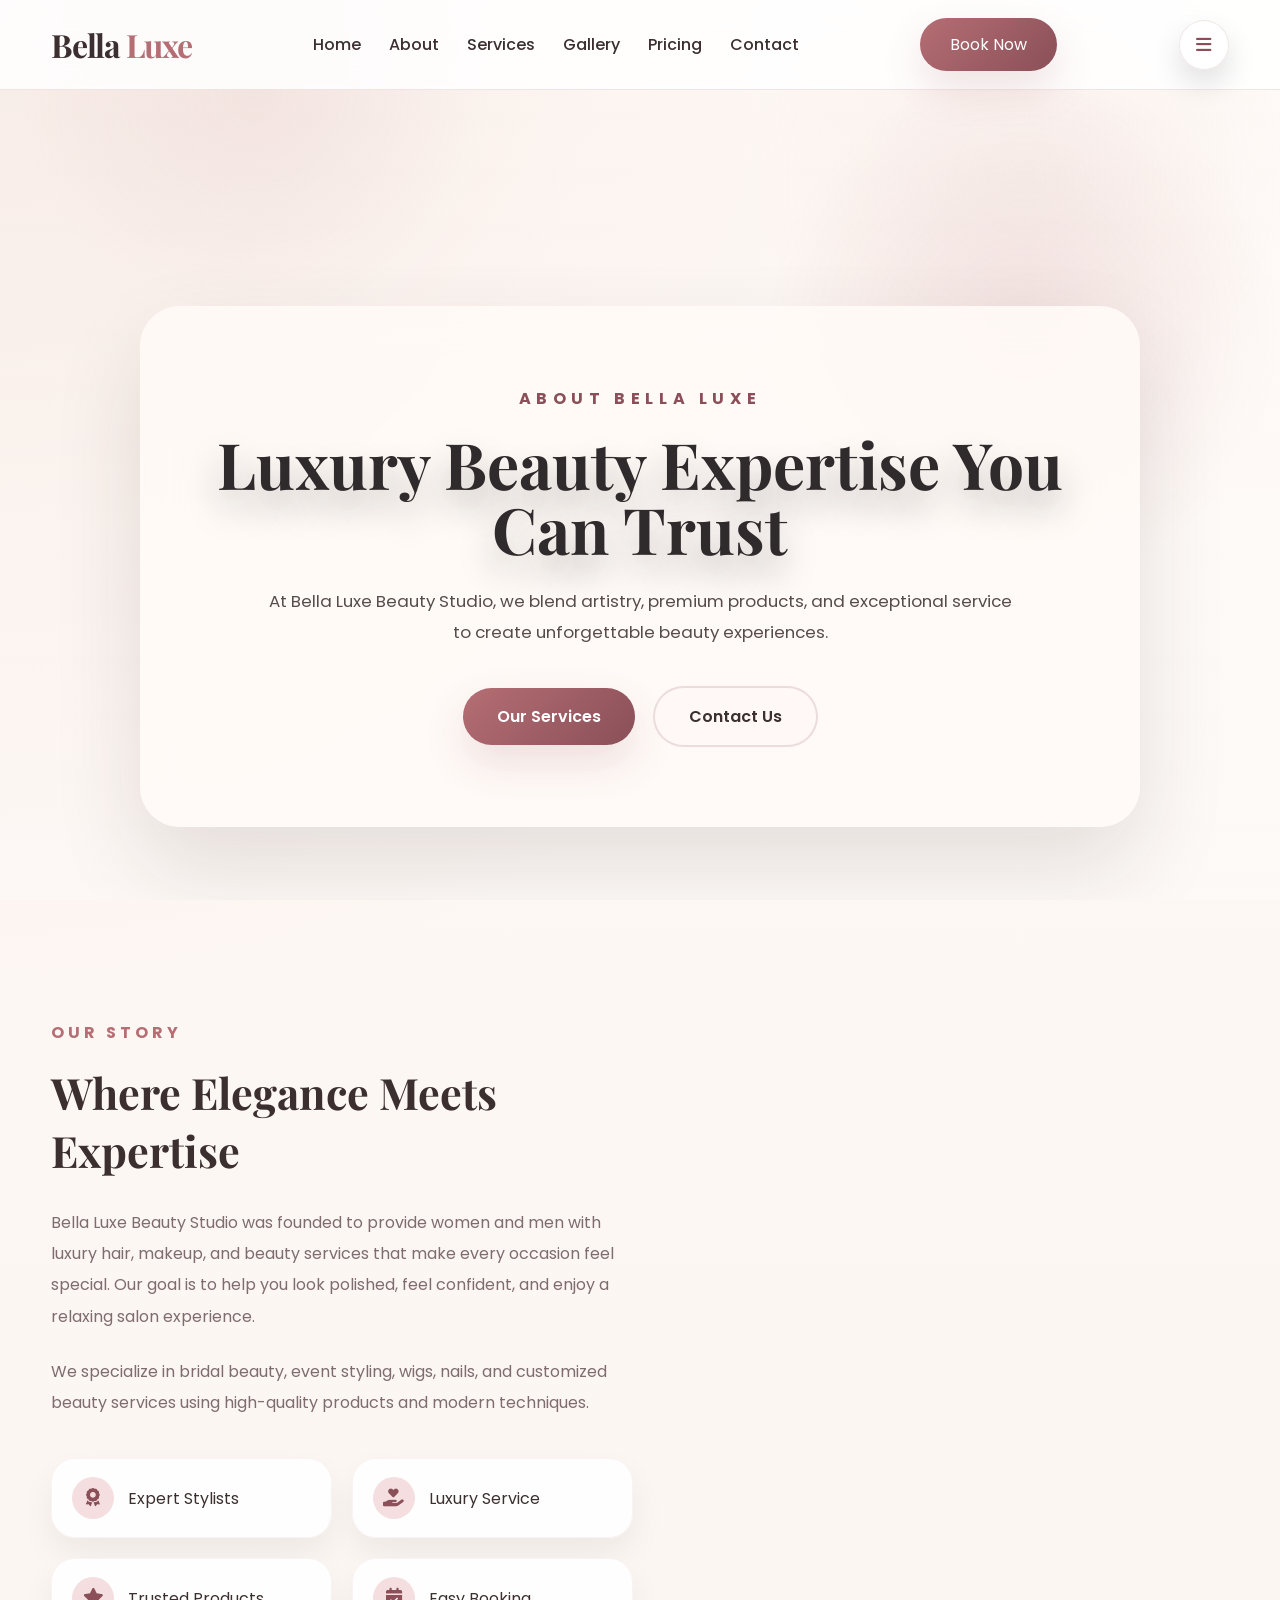
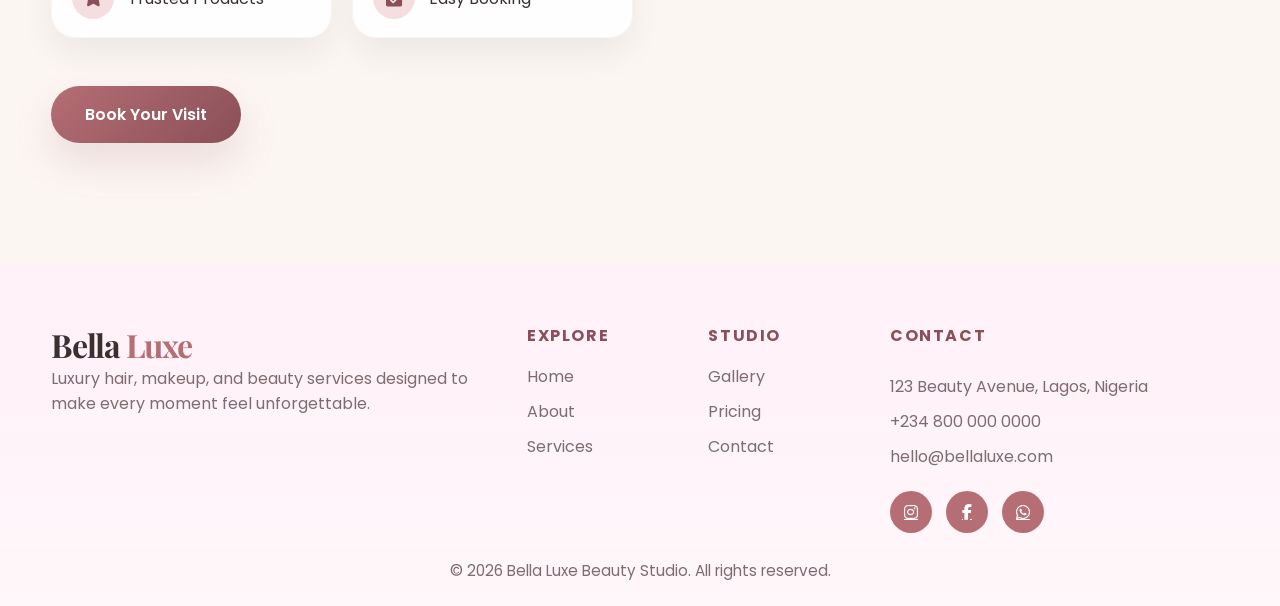
<file: about.html>
<!DOCTYPE html>
<html lang="en">
<head>
    <meta charset="UTF-8">
    <meta name="viewport" content="width=device-width, initial-scale=1.0">
    <title>About | Bella Luxe Beauty Salon</title>
    <link rel="preconnect" href="https://fonts.googleapis.com">
    <link rel="preconnect" href="https://fonts.gstatic.com" crossorigin>
    <link href="https://fonts.googleapis.com/css2?family=Playfair+Display:wght@600;700&family=Poppins:wght@300;400;500;600&display=swap" rel="stylesheet">
    <link rel="stylesheet" href="css/style.css">
    <link rel="stylesheet" href="https://cdnjs.cloudflare.com/ajax/libs/font-awesome/6.7.2/css/all.min.css">
</head>
<body>
<header>
<nav class="navbar">
    <div class="logo">Bella <span>Luxe</span></div>
    <ul class="nav-links">
        <li><a href="index.html">Home</a></li>
        <li><a href="about.html">About</a></li>
        <li><a href="services.html">Services</a></li>
        <li><a href="gallery.html">Gallery</a></li>
        <li><a href="pricing.html">Pricing</a></li>
        <li><a href="contact.html">Contact</a></li>
    </ul>
    <a href="contact.html" class="book-btn">Book Now</a>
</nav>
</header>
<section class="hero">
    <div class="overlay"></div>
    <div class="hero-content">
        <h3>About Bella Luxe</h3>
        <h1>Luxury Beauty Expertise You Can Trust</h1>
        <p>At Bella Luxe Beauty Studio, we blend artistry, premium products, and exceptional service to create unforgettable beauty experiences.</p>
        <div class="hero-buttons">
            <a href="services.html" class="btn">Our Services</a>
            <a href="contact.html" class="btn-outline">Contact Us</a>
        </div>
    </div>
</section>
<section class="about">
    <div class="about-content">
        <h4>OUR STORY</h4>
        <h2>Where Elegance Meets Expertise</h2>
        <p>Bella Luxe Beauty Studio was founded to provide women and men with luxury hair, makeup, and beauty services that make every occasion feel special. Our goal is to help you look polished, feel confident, and enjoy a relaxing salon experience.</p>
        <p>We specialize in bridal beauty, event styling, wigs, nails, and customized beauty services using high-quality products and modern techniques.</p>
        <div class="about-features">
            <div class="feature"><i class="fa-solid fa-award"></i><span>Expert Stylists</span></div>
            <div class="feature"><i class="fa-solid fa-hand-holding-heart"></i><span>Luxury Service</span></div>
            <div class="feature"><i class="fa-solid fa-star"></i><span>Trusted Products</span></div>
            <div class="feature"><i class="fa-solid fa-calendar-check"></i><span>Easy Booking</span></div>
        </div>
        <a href="contact.html" class="btn">Book Your Visit</a>
    </div>
</section>
<footer class="footer">
    <div class="footer-container">
        <div class="footer-brand">
            <div class="logo">Bella <span>Luxe</span></div>
            <p>Luxury hair, makeup, and beauty services designed to make every moment feel unforgettable.</p>
        </div>
        <div class="footer-links">
            <div>
                <h4>Explore</h4>
                <a href="index.html">Home</a>
                <a href="about.html">About</a>
                <a href="services.html">Services</a>
            </div>
            <div>
                <h4>Studio</h4>
                <a href="gallery.html">Gallery</a>
                <a href="pricing.html">Pricing</a>
                <a href="contact.html">Contact</a>
            </div>
        </div>
        <div class="footer-contact">
            <h4>Contact</h4>
            <p>123 Beauty Avenue, Lagos, Nigeria</p>
            <p>+234 800 000 0000</p>
            <p>hello@bellaluxe.com</p>
            <div class="social-icons">
                <a href="#" aria-label="Instagram"><i class="fa-brands fa-instagram"></i></a>
                <a href="#" aria-label="Facebook"><i class="fa-brands fa-facebook-f"></i></a>
                <a href="#" aria-label="WhatsApp"><i class="fa-brands fa-whatsapp"></i></a>
            </div>
        </div>
    </div>
    <p class="footer-copy">© 2026 Bella Luxe Beauty Studio. All rights reserved.</p>
</footer>
<script src="js/script.js"></script>
</body>
</html>
</file>
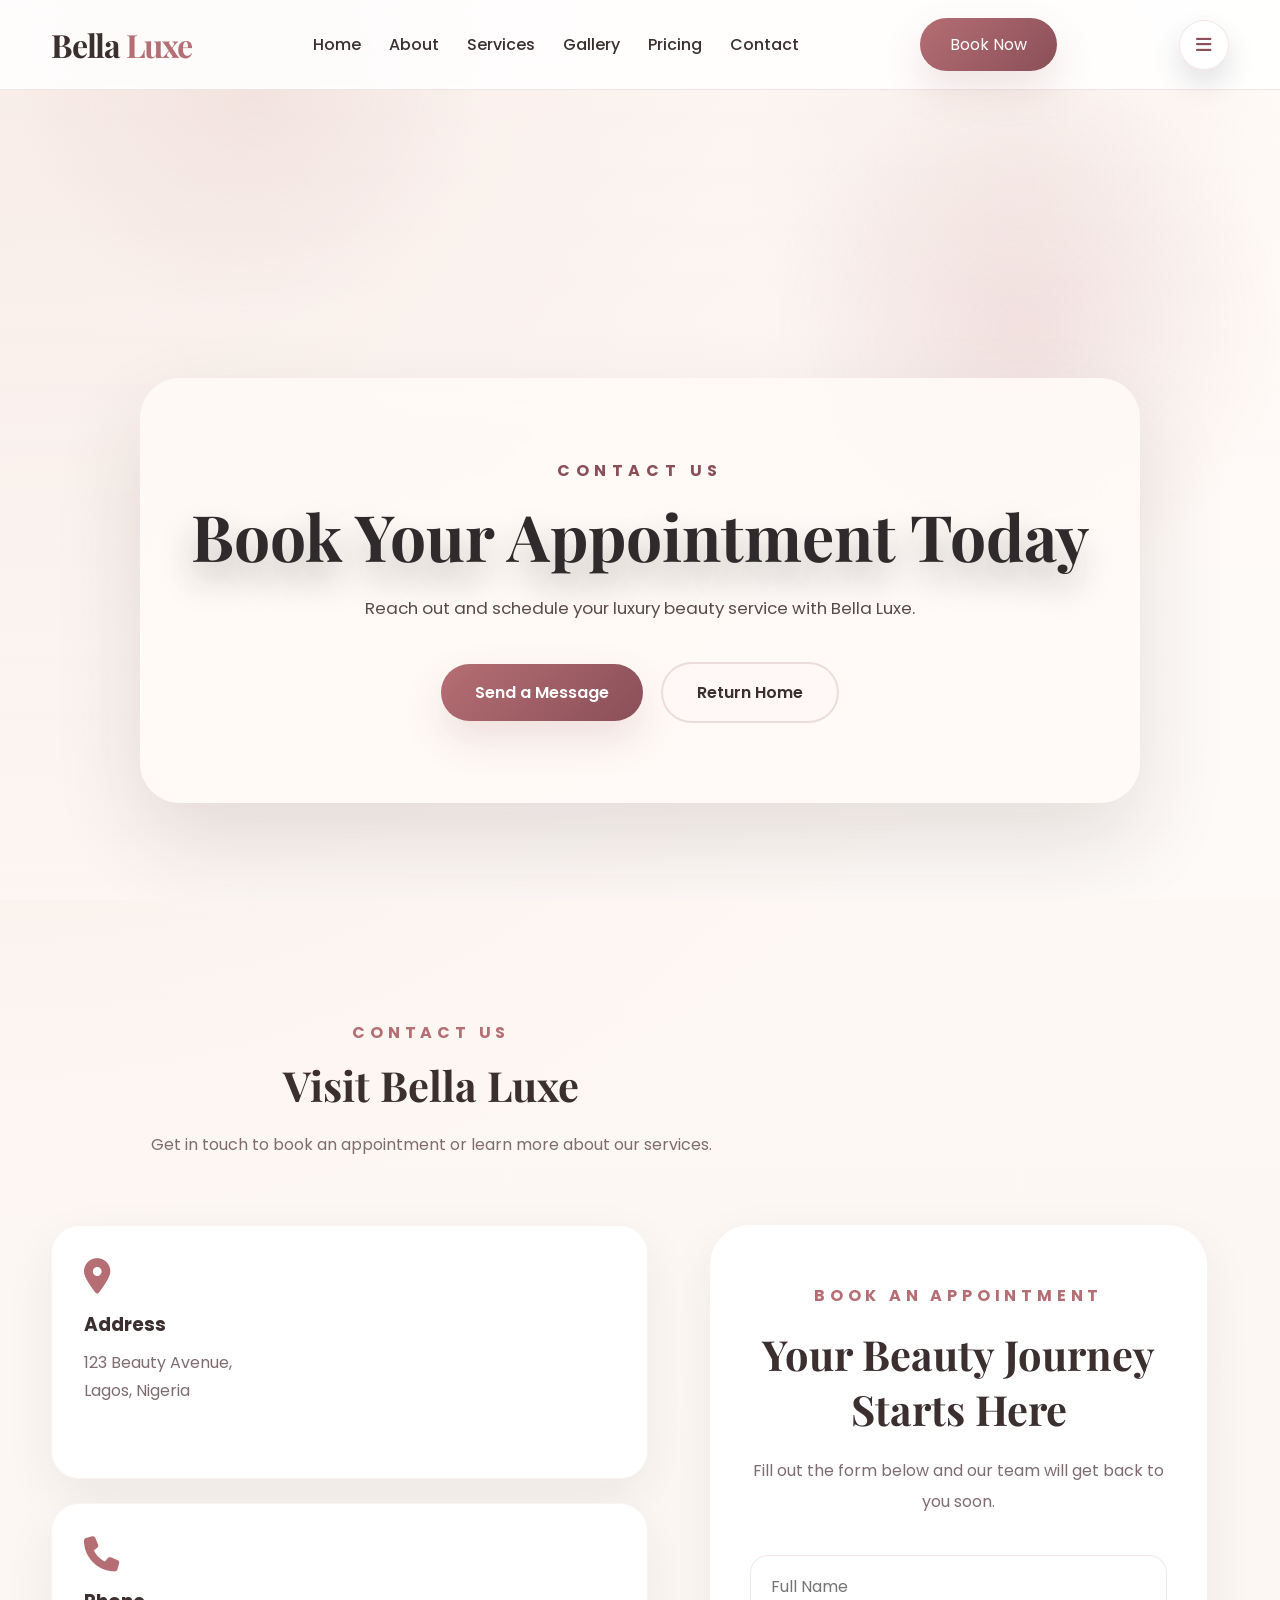
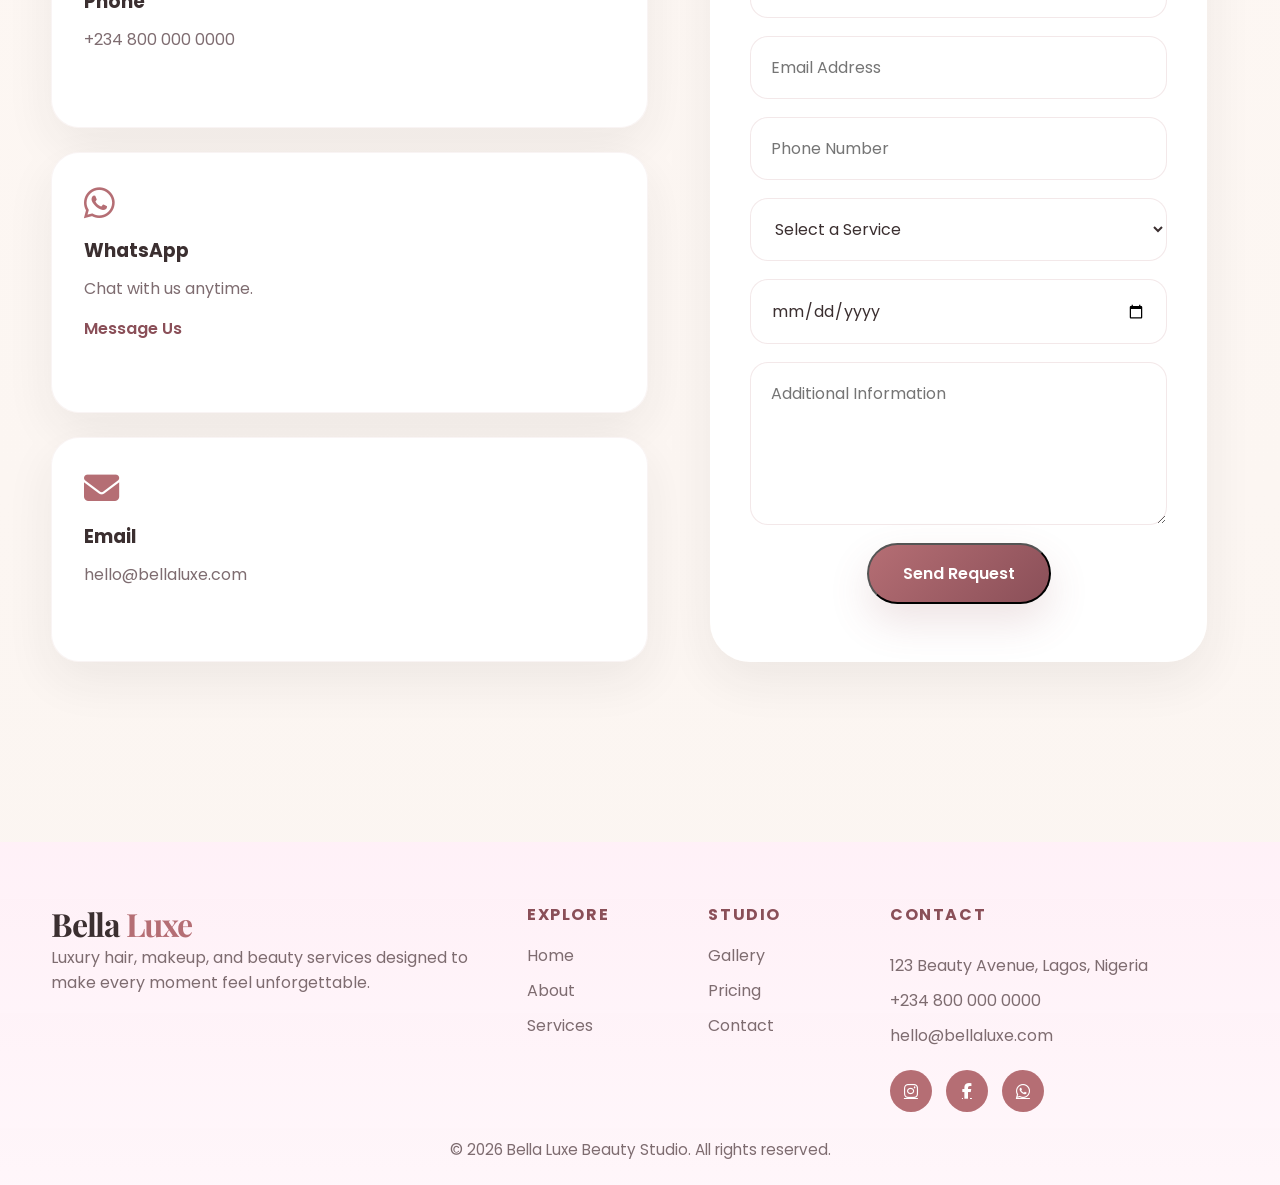
<file: contact.html>
<!DOCTYPE html>
<html lang="en">
<head>
    <meta charset="UTF-8">
    <meta name="viewport" content="width=device-width, initial-scale=1.0">
    <title>Contact | Bella Luxe Beauty Salon</title>
    <link rel="preconnect" href="https://fonts.googleapis.com">
    <link rel="preconnect" href="https://fonts.gstatic.com" crossorigin>
    <link href="https://fonts.googleapis.com/css2?family=Playfair+Display:wght@600;700&family=Poppins:wght@300;400;500;600&display=swap" rel="stylesheet">
    <link rel="stylesheet" href="css/style.css">
    <link rel="stylesheet" href="https://cdnjs.cloudflare.com/ajax/libs/font-awesome/6.7.2/css/all.min.css">
</head>
<body>
<header>
<nav class="navbar">
    <div class="logo">Bella <span>Luxe</span></div>
    <ul class="nav-links">
        <li><a href="index.html">Home</a></li>
        <li><a href="about.html">About</a></li>
        <li><a href="services.html">Services</a></li>
        <li><a href="gallery.html">Gallery</a></li>
        <li><a href="pricing.html">Pricing</a></li>
        <li><a href="contact.html">Contact</a></li>
    </ul>
    <a href="contact.html" class="book-btn">Book Now</a>
</nav>
</header>
<section class="hero">
    <div class="overlay"></div>
    <div class="hero-content">
        <h3>Contact Us</h3>
        <h1>Book Your Appointment Today</h1>
        <p>Reach out and schedule your luxury beauty service with Bella Luxe.</p>
        <div class="hero-buttons">
            <a href="#contact" class="btn">Send a Message</a>
            <a href="index.html" class="btn-outline">Return Home</a>
        </div>
    </div>
</section>
<section class="contact" id="contact">
    <div class="section-title">
        <h4>CONTACT US</h4>
        <h2>Visit Bella Luxe</h2>
        <p>Get in touch to book an appointment or learn more about our services.</p>
    </div>
    <div class="contact-container">
        <div class="contact-info">
            <div class="contact-card"><i class="fa-solid fa-location-dot"></i><h3>Address</h3><p>123 Beauty Avenue,<br>Lagos, Nigeria</p></div>
            <div class="contact-card"><i class="fa-solid fa-phone"></i><h3>Phone</h3><p>+234 800 000 0000</p></div>
            <div class="contact-card"><i class="fa-brands fa-whatsapp"></i><h3>WhatsApp</h3><p>Chat with us anytime.</p><a href="#">Message Us</a></div>
            <div class="contact-card"><i class="fa-solid fa-envelope"></i><h3>Email</h3><p>hello@bellaluxe.com</p></div>
        </div>
        <div class="booking-content">
            <h4>BOOK AN APPOINTMENT</h4>
            <h2>Your Beauty Journey Starts Here</h2>
            <p>Fill out the form below and our team will get back to you soon.</p>
            <form class="booking-form">
                <input type="text" placeholder="Full Name" required>
                <input type="email" placeholder="Email Address" required>
                <input type="tel" placeholder="Phone Number" required>
                <select required>
                    <option value="">Select a Service</option>
                    <option>Hair Styling</option>
                    <option>Professional Makeup</option>
                    <option>Bridal Package</option>
                    <option>Wig Installation</option>
                    <option>Nails & Pedicure</option>
                </select>
                <input type="date" required>
                <textarea rows="5" placeholder="Additional Information"></textarea>
                <button type="submit" class="btn">Send Request</button>
            </form>
        </div>
    </div>
</section>
<footer class="footer">
    <div class="footer-container">
        <div class="footer-brand">
            <div class="logo">Bella <span>Luxe</span></div>
            <p>Luxury hair, makeup, and beauty services designed to make every moment feel unforgettable.</p>
        </div>
        <div class="footer-links">
            <div>
                <h4>Explore</h4>
                <a href="index.html">Home</a>
                <a href="about.html">About</a>
                <a href="services.html">Services</a>
            </div>
            <div>
                <h4>Studio</h4>
                <a href="gallery.html">Gallery</a>
                <a href="pricing.html">Pricing</a>
                <a href="contact.html">Contact</a>
            </div>
        </div>
        <div class="footer-contact">
            <h4>Contact</h4>
            <p>123 Beauty Avenue, Lagos, Nigeria</p>
            <p>+234 800 000 0000</p>
            <p>hello@bellaluxe.com</p>
            <div class="social-icons">
                <a href="#" aria-label="Instagram"><i class="fa-brands fa-instagram"></i></a>
                <a href="#" aria-label="Facebook"><i class="fa-brands fa-facebook-f"></i></a>
                <a href="#" aria-label="WhatsApp"><i class="fa-brands fa-whatsapp"></i></a>
            </div>
        </div>
    </div>
    <p class="footer-copy">© 2026 Bella Luxe Beauty Studio. All rights reserved.</p>
</footer>
<script src="js/script.js"></script>
</body>
</html>
</file>
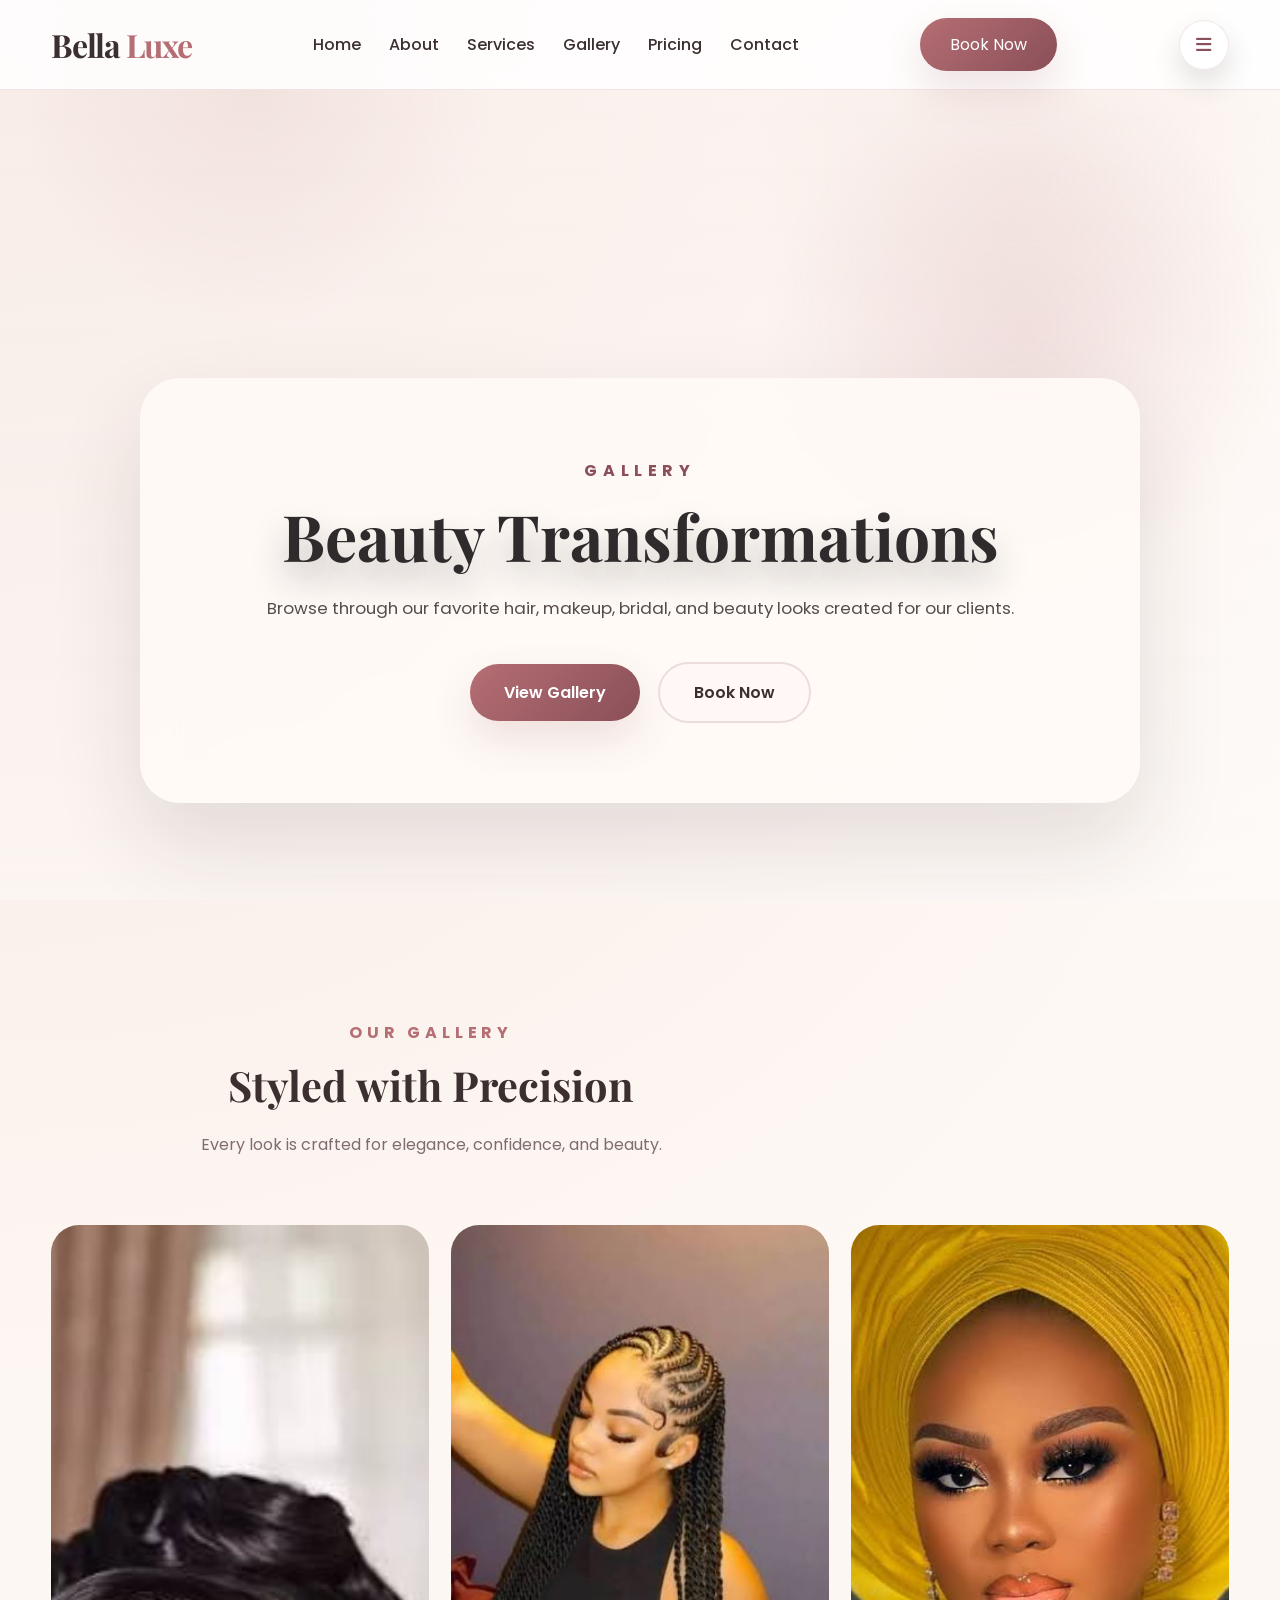
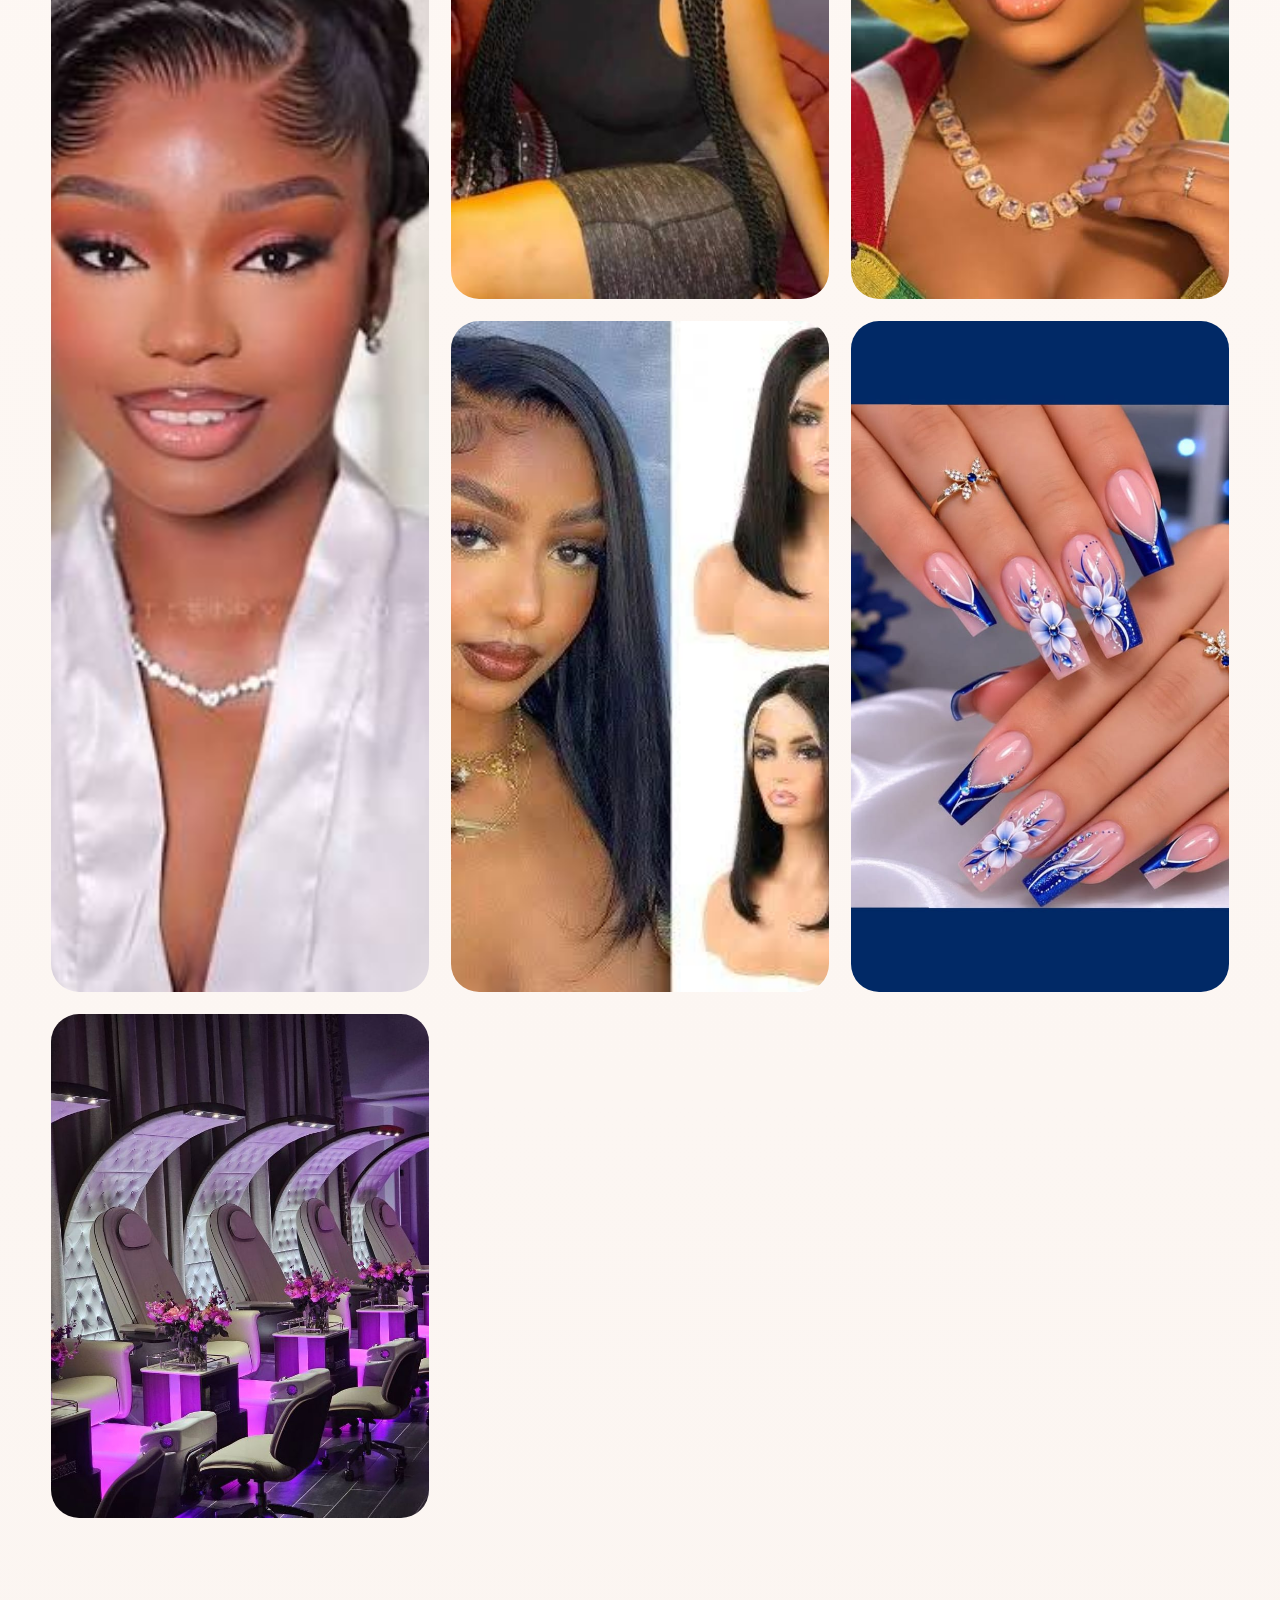
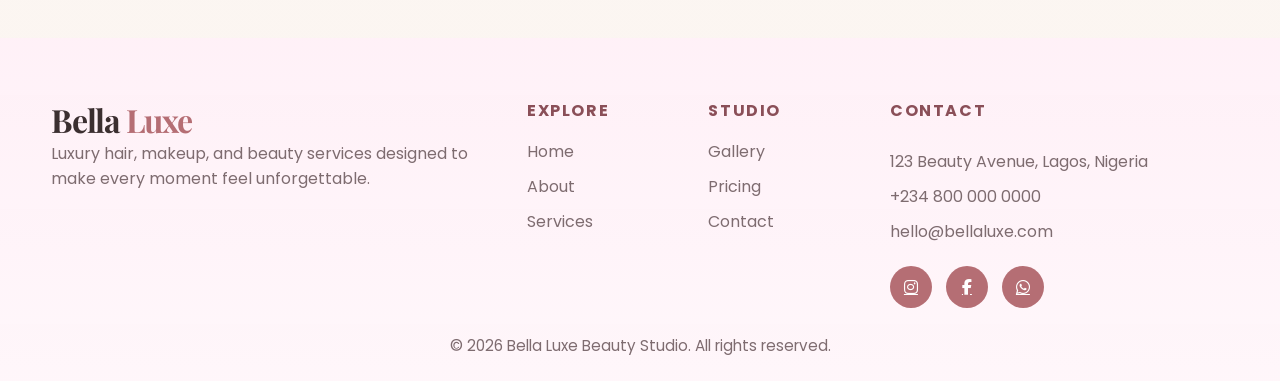
<file: gallery.html>
<!DOCTYPE html>
<html lang="en">
<head>
    <meta charset="UTF-8">
    <meta name="viewport" content="width=device-width, initial-scale=1.0">
    <title>Gallery | Bella Luxe Beauty Salon</title>
    <link rel="preconnect" href="https://fonts.googleapis.com">
    <link rel="preconnect" href="https://fonts.gstatic.com" crossorigin>
    <link href="https://fonts.googleapis.com/css2?family=Playfair+Display:wght@600;700&family=Poppins:wght@300;400;500;600&display=swap" rel="stylesheet">
    <link rel="stylesheet" href="css/style.css">
    <link rel="stylesheet" href="https://cdnjs.cloudflare.com/ajax/libs/font-awesome/6.7.2/css/all.min.css">
</head>
<body>
<header>
<nav class="navbar">
    <div class="logo">Bella <span>Luxe</span></div>
    <ul class="nav-links">
        <li><a href="index.html">Home</a></li>
        <li><a href="about.html">About</a></li>
        <li><a href="services.html">Services</a></li>
        <li><a href="gallery.html">Gallery</a></li>
        <li><a href="pricing.html">Pricing</a></li>
        <li><a href="contact.html">Contact</a></li>
    </ul>
    <a href="contact.html" class="book-btn">Book Now</a>
</nav>
</header>
<section class="hero">
    <div class="overlay"></div>
    <div class="hero-content">
        <h3>Gallery</h3>
        <h1>Beauty Transformations</h1>
        <p>Browse through our favorite hair, makeup, bridal, and beauty looks created for our clients.</p>
        <div class="hero-buttons">
            <a href="#gallery" class="btn">View Gallery</a>
            <a href="contact.html" class="btn-outline">Book Now</a>
        </div>
    </div>
</section>
<section class="gallery" id="gallery">
    <div class="section-title">
        <h4>OUR GALLERY</h4>
        <h2>Styled with Precision</h2>
        <p>Every look is crafted for elegance, confidence, and beauty.</p>
    </div>
    <div class="gallery-grid">
        <div class="gallery-item large"><img src="images/bridal makeup.jpg" alt="Bridal Makeup"><div class="gallery-overlay"><h3>Bridal Glam</h3></div></div>
        <div class="gallery-item"><img src="images/hair style.jpg" alt="Hair Styling"><div class="gallery-overlay"><h3>Luxury Hair</h3></div></div>
        <div class="gallery-item"><img src="images/bridal makeup 2.jpg" alt="Makeup Artist"><div class="gallery-overlay"><h3>Soft Glam</h3></div></div>
        <div class="gallery-item"><img src="images/wig.jpg" alt="Wig Styling"><div class="gallery-overlay"><h3>Wig Installation</h3></div></div>
        <div class="gallery-item"><img src="images/download (4).jpg" alt="Nail Art"><div class="gallery-overlay"><h3>Nail Art</h3></div></div>
        <div class="gallery-item large"><img src="images/Zuluxury Spa in Mission, TX 💜✨️.jpg" alt="Beauty Studio"><div class="gallery-overlay"><h3>Luxury Experience</h3></div></div>
    </div>
</section>
<footer class="footer">
    <div class="footer-container">
        <div class="footer-brand">
            <div class="logo">Bella <span>Luxe</span></div>
            <p>Luxury hair, makeup, and beauty services designed to make every moment feel unforgettable.</p>
        </div>
        <div class="footer-links">
            <div>
                <h4>Explore</h4>
                <a href="index.html">Home</a>
                <a href="about.html">About</a>
                <a href="services.html">Services</a>
            </div>
            <div>
                <h4>Studio</h4>
                <a href="gallery.html">Gallery</a>
                <a href="pricing.html">Pricing</a>
                <a href="contact.html">Contact</a>
            </div>
        </div>
        <div class="footer-contact">
            <h4>Contact</h4>
            <p>123 Beauty Avenue, Lagos, Nigeria</p>
            <p>+234 800 000 0000</p>
            <p>hello@bellaluxe.com</p>
            <div class="social-icons">
                <a href="#" aria-label="Instagram"><i class="fa-brands fa-instagram"></i></a>
                <a href="#" aria-label="Facebook"><i class="fa-brands fa-facebook-f"></i></a>
                <a href="#" aria-label="WhatsApp"><i class="fa-brands fa-whatsapp"></i></a>
            </div>
        </div>
    </div>
    <p class="footer-copy">© 2026 Bella Luxe Beauty Studio. All rights reserved.</p>
</footer>
<script src="js/script.js"></script>
</body>
</html>
</file>
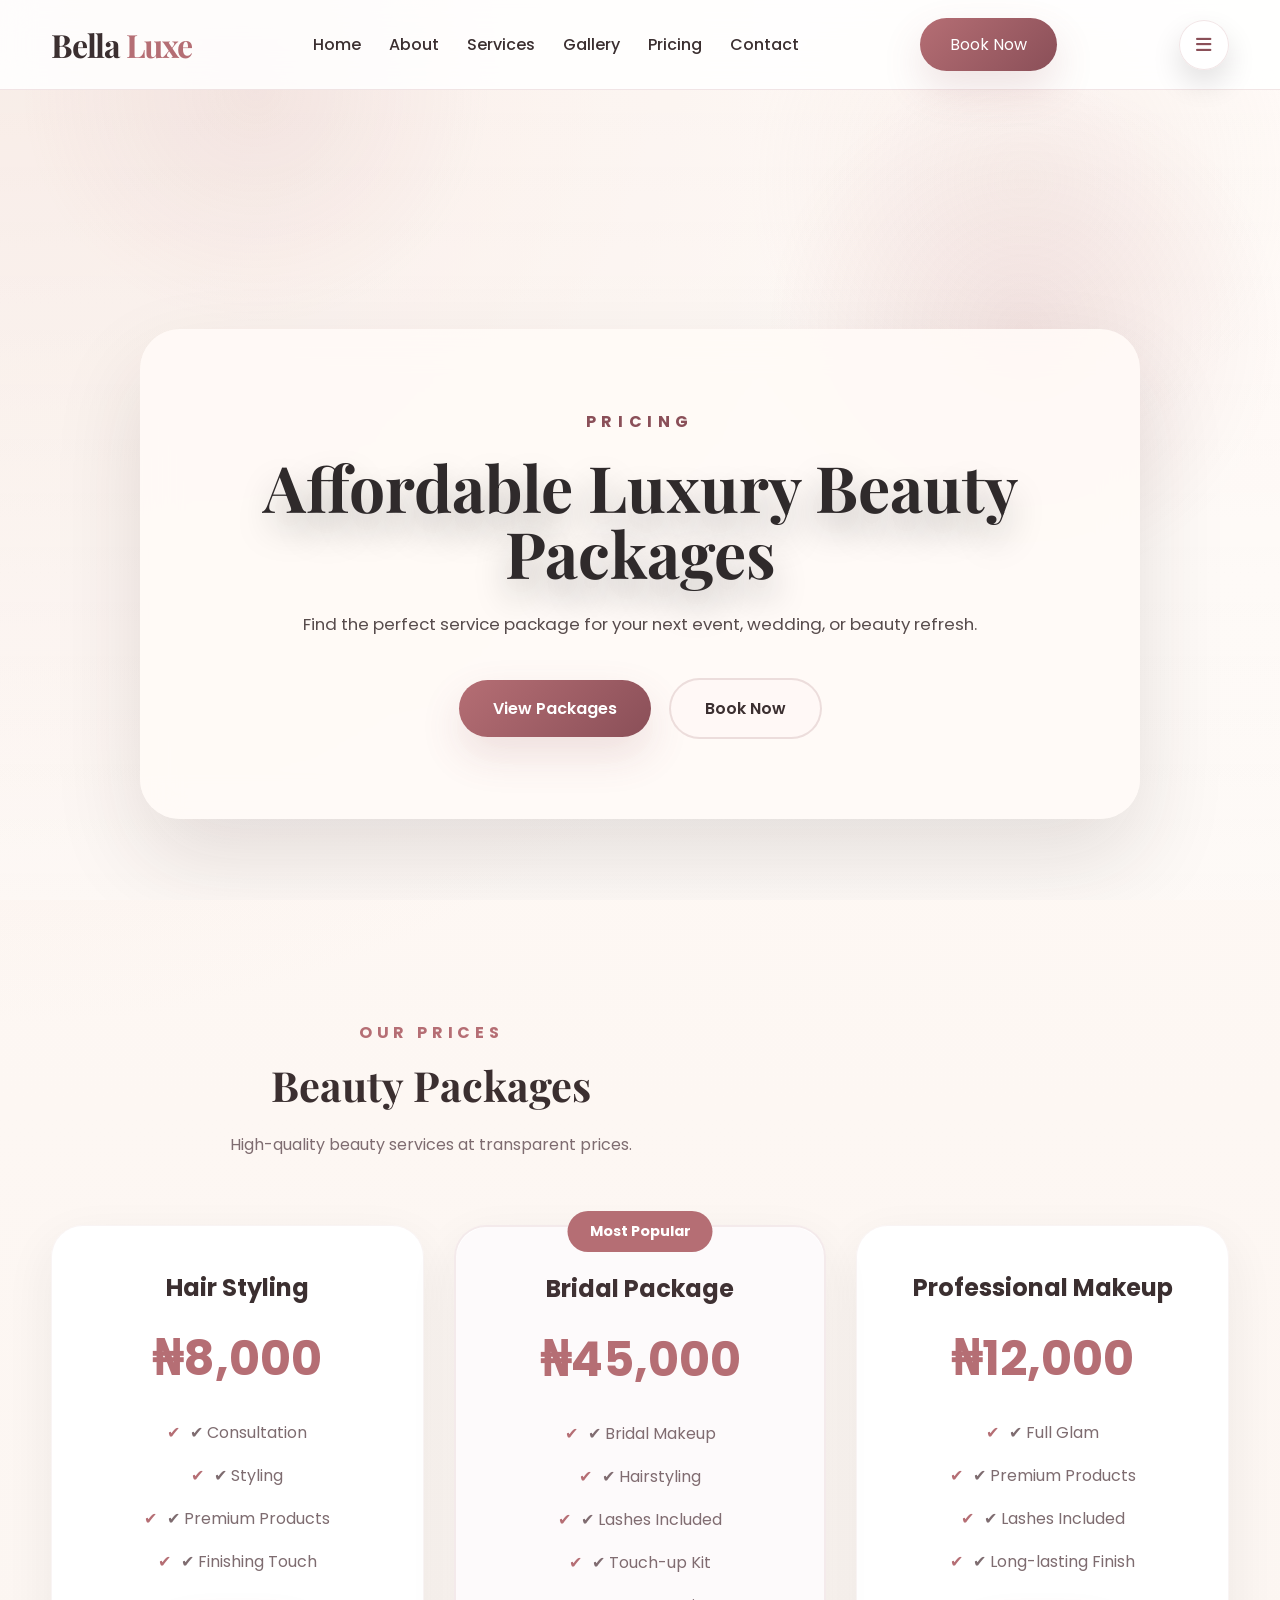
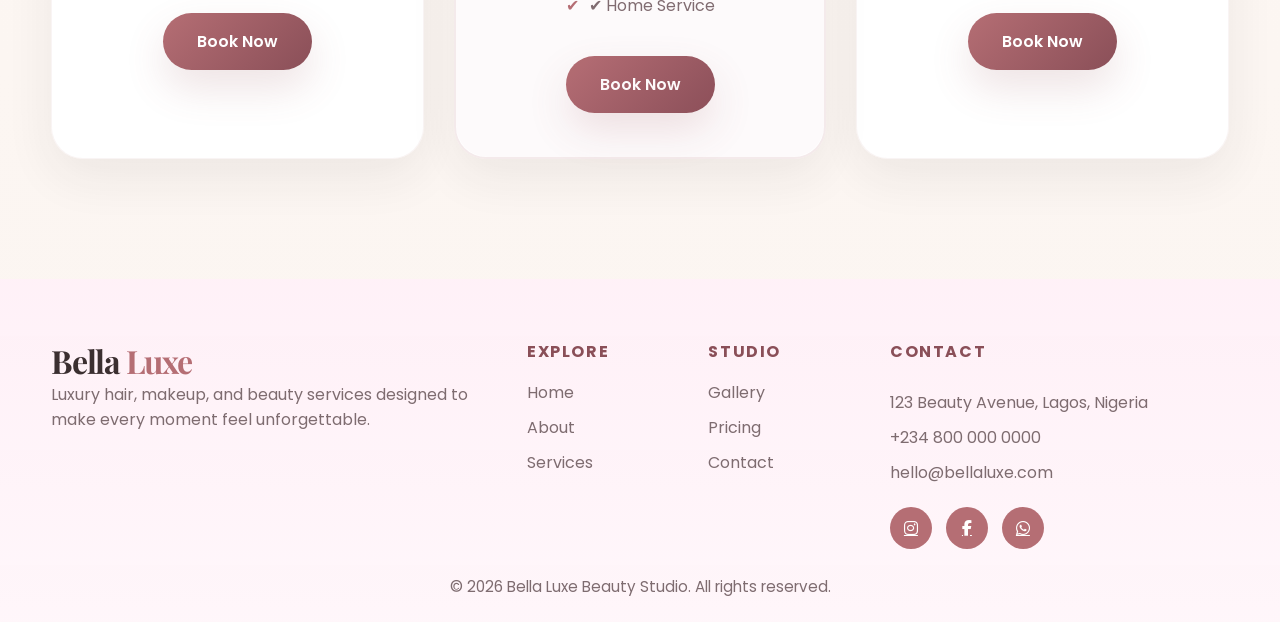
<file: pricing.html>
<!DOCTYPE html>
<html lang="en">
<head>
    <meta charset="UTF-8">
    <meta name="viewport" content="width=device-width, initial-scale=1.0">
    <title>Pricing | Bella Luxe Beauty Salon</title>
    <link rel="preconnect" href="https://fonts.googleapis.com">
    <link rel="preconnect" href="https://fonts.gstatic.com" crossorigin>
    <link href="https://fonts.googleapis.com/css2?family=Playfair+Display:wght@600;700&family=Poppins:wght@300;400;500;600&display=swap" rel="stylesheet">
    <link rel="stylesheet" href="css/style.css">
    <link rel="stylesheet" href="https://cdnjs.cloudflare.com/ajax/libs/font-awesome/6.7.2/css/all.min.css">
</head>
<body>
<header>
<nav class="navbar">
    <div class="logo">Bella <span>Luxe</span></div>
    <ul class="nav-links">
        <li><a href="index.html">Home</a></li>
        <li><a href="about.html">About</a></li>
        <li><a href="services.html">Services</a></li>
        <li><a href="gallery.html">Gallery</a></li>
        <li><a href="pricing.html">Pricing</a></li>
        <li><a href="contact.html">Contact</a></li>
    </ul>
    <a href="contact.html" class="book-btn">Book Now</a>
</nav>
</header>
<section class="hero">
    <div class="overlay"></div>
    <div class="hero-content">
        <h3>Pricing</h3>
        <h1>Affordable Luxury Beauty Packages</h1>
        <p>Find the perfect service package for your next event, wedding, or beauty refresh.</p>
        <div class="hero-buttons">
            <a href="#pricing" class="btn">View Packages</a>
            <a href="contact.html" class="btn-outline">Book Now</a>
        </div>
    </div>
</section>
<section class="pricing" id="pricing">
    <div class="section-title">
        <h4>OUR PRICES</h4>
        <h2>Beauty Packages</h2>
        <p>High-quality beauty services at transparent prices.</p>
    </div>
    <div class="pricing-grid">
        <div class="price-card"><h3>Hair Styling</h3><h1>₦8,000</h1><ul><li>✔ Consultation</li><li>✔ Styling</li><li>✔ Premium Products</li><li>✔ Finishing Touch</li></ul><a href="contact.html" class="btn">Book Now</a></div>
        <div class="price-card featured"><span class="popular">Most Popular</span><h3>Bridal Package</h3><h1>₦45,000</h1><ul><li>✔ Bridal Makeup</li><li>✔ Hairstyling</li><li>✔ Lashes Included</li><li>✔ Touch-up Kit</li><li>✔ Home Service</li></ul><a href="contact.html" class="btn">Book Now</a></div>
        <div class="price-card"><h3>Professional Makeup</h3><h1>₦12,000</h1><ul><li>✔ Full Glam</li><li>✔ Premium Products</li><li>✔ Lashes Included</li><li>✔ Long-lasting Finish</li></ul><a href="contact.html" class="btn">Book Now</a></div>
    </div>
</section>
<footer class="footer">
    <div class="footer-container">
        <div class="footer-brand">
            <div class="logo">Bella <span>Luxe</span></div>
            <p>Luxury hair, makeup, and beauty services designed to make every moment feel unforgettable.</p>
        </div>
        <div class="footer-links">
            <div>
                <h4>Explore</h4>
                <a href="index.html">Home</a>
                <a href="about.html">About</a>
                <a href="services.html">Services</a>
            </div>
            <div>
                <h4>Studio</h4>
                <a href="gallery.html">Gallery</a>
                <a href="pricing.html">Pricing</a>
                <a href="contact.html">Contact</a>
            </div>
        </div>
        <div class="footer-contact">
            <h4>Contact</h4>
            <p>123 Beauty Avenue, Lagos, Nigeria</p>
            <p>+234 800 000 0000</p>
            <p>hello@bellaluxe.com</p>
            <div class="social-icons">
                <a href="#" aria-label="Instagram"><i class="fa-brands fa-instagram"></i></a>
                <a href="#" aria-label="Facebook"><i class="fa-brands fa-facebook-f"></i></a>
                <a href="#" aria-label="WhatsApp"><i class="fa-brands fa-whatsapp"></i></a>
            </div>
        </div>
    </div>
    <p class="footer-copy">© 2026 Bella Luxe Beauty Studio. All rights reserved.</p>
</footer>
<script src="js/script.js"></script>
</body>
</html>
</file>
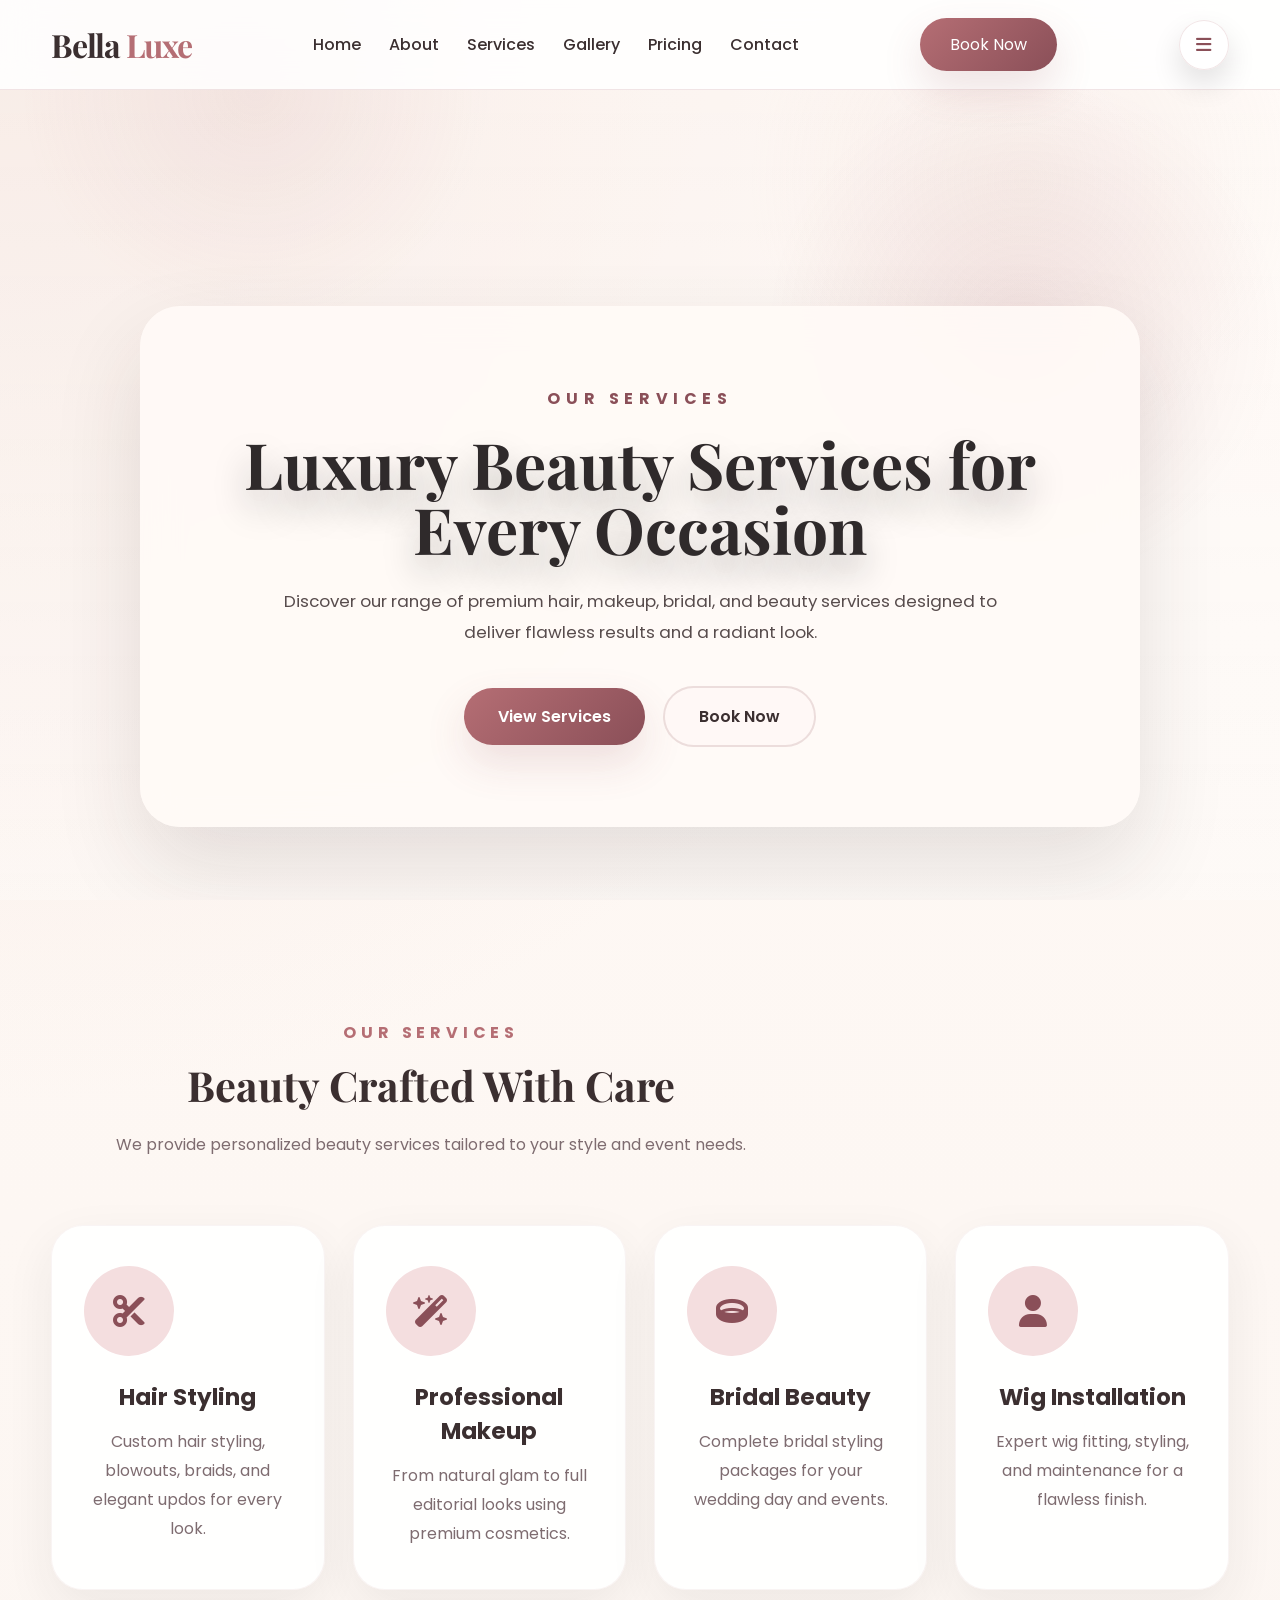
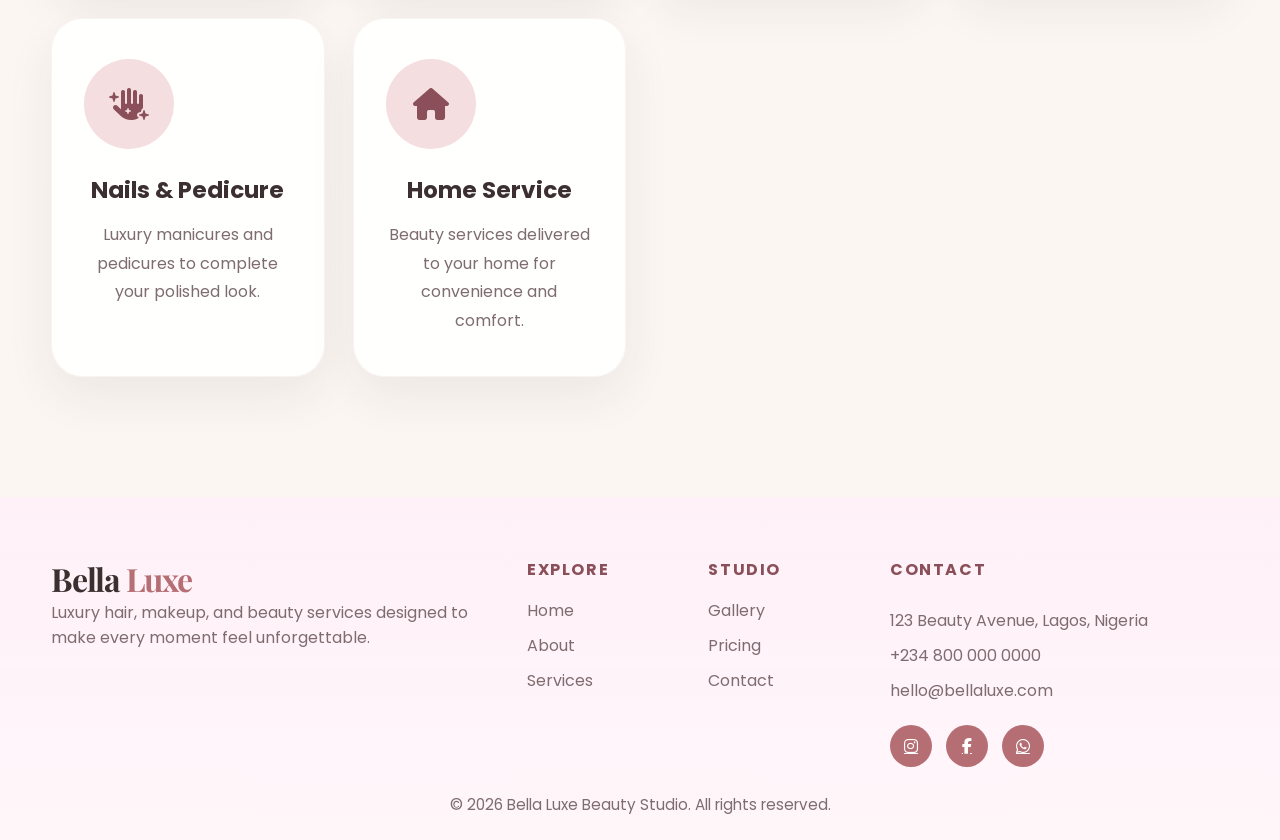
<file: services.html>
<!DOCTYPE html>
<html lang="en">
<head>
    <meta charset="UTF-8">
    <meta name="viewport" content="width=device-width, initial-scale=1.0">
    <title>Services | Bella Luxe Beauty Salon</title>
    <link rel="preconnect" href="https://fonts.googleapis.com">
    <link rel="preconnect" href="https://fonts.gstatic.com" crossorigin>
    <link href="https://fonts.googleapis.com/css2?family=Playfair+Display:wght@600;700&family=Poppins:wght@300;400;500;600&display=swap" rel="stylesheet">
    <link rel="stylesheet" href="css/style.css">
    <link rel="stylesheet" href="https://cdnjs.cloudflare.com/ajax/libs/font-awesome/6.7.2/css/all.min.css">
</head>
<body>
<header>
<nav class="navbar">
    <div class="logo">Bella <span>Luxe</span></div>
    <ul class="nav-links">
        <li><a href="index.html">Home</a></li>
        <li><a href="about.html">About</a></li>
        <li><a href="services.html">Services</a></li>
        <li><a href="gallery.html">Gallery</a></li>
        <li><a href="pricing.html">Pricing</a></li>
        <li><a href="contact.html">Contact</a></li>
    </ul>
    <a href="contact.html" class="book-btn">Book Now</a>
</nav>
</header>
<section class="hero">
    <div class="overlay"></div>
    <div class="hero-content">
        <h3>Our Services</h3>
        <h1>Luxury Beauty Services for Every Occasion</h1>
        <p>Discover our range of premium hair, makeup, bridal, and beauty services designed to deliver flawless results and a radiant look.</p>
        <div class="hero-buttons">
            <a href="#services" class="btn">View Services</a>
            <a href="contact.html" class="btn-outline">Book Now</a>
        </div>
    </div>
</section>
<section class="services" id="services">
    <div class="section-title">
        <h4>OUR SERVICES</h4>
        <h2>Beauty Crafted With Care</h2>
        <p>We provide personalized beauty services tailored to your style and event needs.</p>
    </div>
    <div class="services-grid">
        <div class="service-card"><div class="service-icon"><i class="fa-solid fa-scissors"></i></div><h3>Hair Styling</h3><p>Custom hair styling, blowouts, braids, and elegant updos for every look.</p></div>
        <div class="service-card"><div class="service-icon"><i class="fa-solid fa-wand-magic-sparkles"></i></div><h3>Professional Makeup</h3><p>From natural glam to full editorial looks using premium cosmetics.</p></div>
        <div class="service-card"><div class="service-icon"><i class="fa-solid fa-ring"></i></div><h3>Bridal Beauty</h3><p>Complete bridal styling packages for your wedding day and events.</p></div>
        <div class="service-card"><div class="service-icon"><i class="fa-solid fa-user"></i></div><h3>Wig Installation</h3><p>Expert wig fitting, styling, and maintenance for a flawless finish.</p></div>
        <div class="service-card"><div class="service-icon"><i class="fa-solid fa-hand-sparkles"></i></div><h3>Nails & Pedicure</h3><p>Luxury manicures and pedicures to complete your polished look.</p></div>
        <div class="service-card"><div class="service-icon"><i class="fa-solid fa-house"></i></div><h3>Home Service</h3><p>Beauty services delivered to your home for convenience and comfort.</p></div>
    </div>
</section>
<footer class="footer">
    <div class="footer-container">
        <div class="footer-brand">
            <div class="logo">Bella <span>Luxe</span></div>
            <p>Luxury hair, makeup, and beauty services designed to make every moment feel unforgettable.</p>
        </div>
        <div class="footer-links">
            <div>
                <h4>Explore</h4>
                <a href="index.html">Home</a>
                <a href="about.html">About</a>
                <a href="services.html">Services</a>
            </div>
            <div>
                <h4>Studio</h4>
                <a href="gallery.html">Gallery</a>
                <a href="pricing.html">Pricing</a>
                <a href="contact.html">Contact</a>
            </div>
        </div>
        <div class="footer-contact">
            <h4>Contact</h4>
            <p>123 Beauty Avenue, Lagos, Nigeria</p>
            <p>+234 800 000 0000</p>
            <p>hello@bellaluxe.com</p>
            <div class="social-icons">
                <a href="#" aria-label="Instagram"><i class="fa-brands fa-instagram"></i></a>
                <a href="#" aria-label="Facebook"><i class="fa-brands fa-facebook-f"></i></a>
                <a href="#" aria-label="WhatsApp"><i class="fa-brands fa-whatsapp"></i></a>
            </div>
        </div>
    </div>
    <p class="footer-copy">© 2026 Bella Luxe Beauty Studio. All rights reserved.</p>
</footer>
<script src="js/script.js"></script>
</body>
</html>
</file>
<file: css/style.css>
﻿/* ===========================
   BELLA LUXE AESTHETIC STYLES
=========================== */
:root {
    --bg: #fbf5f1;
    --surface: #ffffff;
    --surface-soft: #fff8f3;
    --surface-border: rgba(179, 110, 116, 0.18);
    --text: #3b2f30;
    --text-muted: #7e6c70;
    --accent: #b56e74;
    --accent-soft: #f4dedf;
    --accent-strong: #8a4f58;
    --highlight: #d6b1a6;
    --shadow: 0 18px 50px rgba(47, 36, 37, 0.07);
    --radius: 28px;
    --transition: 0.35s ease;
}

* {
    margin: 0;
    padding: 0;
    box-sizing: border-box;
}

html {
    scroll-behavior: smooth;
}

body {
    min-height: 100vh;
    font-family: 'Poppins', sans-serif;
    color: var(--text);
    overflow-x: hidden;
    background: radial-gradient(circle at top left, rgba(245, 229, 222, 0.9), transparent 40%),
                linear-gradient(180deg, #fff9f5 0%, #fbf5f1 100%);
}

img {
    max-width: 100%;
    display: block;
}

a {
    color: inherit;
}

button,
input,
textarea,
select {
    font: inherit;
}

body::before {
    content: '';
    position: fixed;
    inset: 0;
    background: radial-gradient(circle at 20% 10%, rgba(181, 110, 116, 0.12), transparent 18%),
                radial-gradient(circle at 80% 20%, rgba(214, 177, 166, 0.16), transparent 22%);
    pointer-events: none;
    z-index: -1;
}

/* ===========================
   HEADER
=========================== */

header {
    position: fixed;
    inset: 0 0 auto 0;
    z-index: 999;
    width: 100%;
    background: rgba(255, 255, 255, 0.88);
    backdrop-filter: blur(16px);
    border-bottom: 1px solid rgba(179, 110, 116, 0.18);
}

.navbar {
    width: min(1180px, 92%);
    margin: auto;
    display: flex;
    align-items: center;
    justify-content: space-between;
    gap: 24px;
    padding: 18px 0;
}

.logo {
    font-family: 'Playfair Display', serif;
    font-size: 2rem;
    font-weight: 700;
    letter-spacing: -.04em;
}

.logo span {
    color: var(--accent);
}

.nav-links {
    display: flex;
    gap: 28px;
    list-style: none;
    align-items: center;
}

.nav-links a {
    color: var(--text);
    text-decoration: none;
    font-weight: 500;
    transition: color var(--transition);
}

.nav-links a:hover,
.nav-links a:focus {
    color: var(--accent);
}

.book-btn {
    display: inline-flex;
    align-items: center;
    justify-content: center;
    padding: 14px 30px;
    background: linear-gradient(135deg, var(--accent), var(--accent-strong));
    color: #fff;
    border-radius: 999px;
    text-decoration: none;
    box-shadow: 0 18px 40px rgba(147, 79, 88, 0.16);
    transition: transform var(--transition), box-shadow var(--transition);
}

.book-btn:hover {
    transform: translateY(-2px);
    box-shadow: 0 24px 48px rgba(147, 79, 88, 0.2);
}

.menu-btn {
    display: none;
    font-size: 1.1rem;
    color: var(--accent-strong);
    background: rgba(255, 255, 255, 0.95);
    border: 1px solid rgba(179, 110, 116, 0.18);
    width: 50px;
    height: 50px;
    border-radius: 50%;
    display: grid;
    place-items: center;
    cursor: pointer;
    box-shadow: 0 14px 30px rgba(0, 0, 0, 0.12);
}

/* ===========================
   HERO
=========================== */

.hero {
    min-height: calc(100vh - 86px);
    margin-top: 86px;
    position: relative;
    display: grid;
    place-items: center;
    background: linear-gradient(180deg, rgba(255,255,255,0.22), rgba(255,255,255,0.28)),
                url('https://images.unsplash.com/photo-1494790108377-be9c29b29330?auto=format&fit=crop&w=1600&q=80') center/cover no-repeat;
    overflow: hidden;
}

.hero::after {
    content: '';
    position: absolute;
    inset: 0;
    background: radial-gradient(circle at 80% 30%, rgba(181, 110, 116, 0.14), transparent 22%);
}

.hero-content {
    position: relative;
    z-index: 2;
    width: min(1000px, 92%);
    text-align: center;
    color: #2f2a2b;
    padding: 80px 36px;
    border-radius: 40px;
    backdrop-filter: blur(18px);
    background: rgba(255, 250, 247, 0.92);
    box-shadow: 0 40px 90px rgba(47, 36, 37, 0.12);
}

.hero h3 {
    font-size: 1rem;
    letter-spacing: 0.35em;
    text-transform: uppercase;
    margin-bottom: 20px;
    color: var(--accent-strong);
}

.hero h1 {
    font-family: 'Playfair Display', serif;
    font-size: clamp(3rem, 5vw, 5.4rem);
    line-height: 1.02;
    margin-bottom: 24px;
    text-shadow: 0 18px 35px rgba(0,0,0,.28);
}

.hero p {
    font-size: 1.05rem;
    max-width: 760px;
    margin: 0 auto 38px;
    color: rgba(59, 47, 48, 0.86);
    line-height: 1.85;
}

.hero-buttons {
    display: flex;
    justify-content: center;
    align-items: center;
    gap: 18px;
    flex-wrap: wrap;
}

.btn,
.btn-outline {
    display: inline-flex;
    align-items: center;
    justify-content: center;
    padding: 16px 34px;
    border-radius: 999px;
    font-weight: 600;
    transition: all var(--transition);
    text-decoration: none;
}

.btn {
    background: linear-gradient(135deg, var(--accent), var(--accent-strong));
    color: #fff;
    box-shadow: 0 18px 40px rgba(147, 79, 88, 0.16);
}

.btn:hover {
    transform: translateY(-2px);
}

.btn-outline {
    border: 2px solid rgba(149, 96, 102, 0.18);
    color: var(--text);
    background: rgba(255, 249, 246, 0.88);
}

.btn-outline:hover {
    background: rgba(255,255,255,0.95);
    color: var(--accent-strong);
}

/* ===========================
   WELCOME
=========================== */

.welcome {
    width: min(1180px, 90%);
    max-width: 1100px;
    margin: 100px auto 0;
    text-align: center;
}

.welcome h2 {
    font-family: 'Playfair Display', serif;
    font-size: clamp(2.4rem, 3vw, 3.2rem);
    color: var(--accent);
    margin-bottom: 20px;
}

.welcome p {
    max-width: 720px;
    margin: 0 auto;
    font-size: 1.08rem;
    color: var(--text-muted);
    line-height: 1.9;
}

/* ===========================
   ABOUT
=========================== */

.about {
    width: min(1180px, 92%);
    margin: 120px auto;
    display: grid;
    grid-template-columns: 1.05fr 0.95fr;
    gap: 70px;
    align-items: center;
}

.about-image {
    position: relative;
}

.about-image::before {
    content: '';
    position: absolute;
    inset: -18px 12px 12px -18px;
    background: rgba(179, 110, 116, 0.08);
    border-radius: 30px;
    z-index: -1;
}

.about-image img {
    width: 100%;
    border-radius: 32px;
    object-fit: cover;
    box-shadow: var(--shadow);
}

.about-content h4 {
    color: var(--accent);
    letter-spacing: 0.25em;
    margin-bottom: 18px;
    text-transform: uppercase;
}

.about-content h2 {
    font-family: 'Playfair Display', serif;
    font-size: clamp(2.7rem, 3vw, 3.6rem);
    margin-bottom: 28px;
}

.about-content p {
    margin-bottom: 24px;
    color: var(--text-muted);
    line-height: 1.95;
}

.about-features {
    display: grid;
    grid-template-columns: repeat(2, minmax(0, 1fr));
    gap: 20px;
    margin: 40px 0;
}

.feature {
    display: flex;
    align-items: center;
    gap: 14px;
    background: rgba(255, 255, 255, 0.88);
    border: 1px solid rgba(179, 110, 116, 0.08);
    border-radius: 24px;
    padding: 18px 20px;
    box-shadow: 0 16px 34px rgba(0, 0, 0, 0.06);
}

.feature i {
    width: 42px;
    height: 42px;
    display: grid;
    place-items: center;
    border-radius: 50%;
    background: var(--accent-soft);
    color: var(--accent-strong);
    font-size: 1.15rem;
}

.about-content .btn {
    margin-top: 8px;
}

/* ===========================
   SERVICES
=========================== */

.services {
    width: min(1180px, 92%);
    margin: 120px auto;
}

.section-title {
    text-align: center;
    max-width: 760px;
    margin: auto 0 65px;
}

.section-title h4 {
    color: var(--accent);
    letter-spacing: 0.3em;
    text-transform: uppercase;
    margin-bottom: 12px;
}

.section-title h2 {
    font-family: 'Playfair Display', serif;
    font-size: clamp(2.6rem, 3vw, 3.4rem);
    margin-bottom: 18px;
}

.section-title p {
    color: var(--text-muted);
    line-height: 1.9;
}

.services-grid {
    display: grid;
    grid-template-columns: repeat(auto-fit, minmax(260px, 1fr));
    gap: 28px;
}

.service-card {
    background: rgba(255,255,255,0.92);
    padding: 40px 32px;
    border-radius: 32px;
    text-align: center;
    border: 1px solid rgba(179, 110, 116, 0.08);
    box-shadow: var(--shadow);
    transition: transform var(--transition), box-shadow var(--transition);
}

.service-card:hover {
    transform: translateY(-10px);
    box-shadow: 0 30px 70px rgba(0, 0, 0, 0.12);
}

.service-icon {
    width: 90px;
    height: 90px;
    margin: auto 0 24px;
    border-radius: 50%;
    background: var(--accent-soft);
    display: grid;
    place-items: center;
}

.service-icon i {
    color: var(--accent-strong);
    font-size: 2rem;
}

.service-card h3 {
    margin-bottom: 14px;
    font-size: 1.45rem;
}

.service-card p {
    color: var(--text-muted);
    line-height: 1.8;
}

/* ===========================
   GALLERY
=========================== */

.gallery {
    width: min(1180px, 92%);
    margin: 120px auto;
}

.gallery-grid {
    display: grid;
    grid-template-columns: repeat(3, minmax(0, 1fr));
    gap: 22px;
}

.gallery-item {
    position: relative;
    overflow: hidden;
    border-radius: 28px;
    min-height: 320px;
    background: linear-gradient(180deg, rgba(255,255,255,0.08), rgba(255,255,255,0.02));
}

.gallery-item.large {
    grid-row: span 2;
}

.gallery-item img {
    width: 100%;
    height: 100%;
    object-fit: cover;
    transition: transform 0.7s ease;
}

.gallery-overlay {
    position: absolute;
    inset: 0;
    display: grid;
    place-items: center;
    background: linear-gradient(180deg, rgba(179, 110, 116, 0.08), rgba(179, 110, 116, 0.45));
    opacity: 0;
    transition: opacity 0.35s ease;
}

.gallery-overlay h3 {
    color: #fff;
    font-family: 'Playfair Display', serif;
    font-size: 1.8rem;
    text-align: center;
    padding: 0 16px;
}

.gallery-item:hover img {
    transform: scale(1.12);
}

.gallery-item:hover .gallery-overlay {
    opacity: 1;
}

/* ===========================
   PRICING
=========================== */

.pricing {
    width: min(1180px, 92%);
    margin: 120px auto;
}

.pricing-grid {
    display: grid;
    grid-template-columns: repeat(auto-fit, minmax(260px, 1fr));
    gap: 30px;
}

.price-card {
    background: rgba(255,255,255,0.96);
    padding: 44px 36px;
    border-radius: 32px;
    text-align: center;
    border: 1px solid rgba(179, 110, 116, 0.08);
    box-shadow: var(--shadow);
    transition: transform var(--transition), box-shadow var(--transition);
}

.price-card:hover {
    transform: translateY(-10px);
    box-shadow: 0 32px 72px rgba(0, 0, 0, 0.12);
}

.price-card h3 {
    font-size: 1.5rem;
    margin-bottom: 18px;
}

.price-card h1 {
    color: var(--accent);
    font-size: 3rem;
    margin-bottom: 24px;
}

.price-card ul {
    list-style: none;
    margin-bottom: 36px;
    padding: 0;
}

.price-card ul li {
    margin: 14px 0;
    color: var(--text-muted);
    line-height: 1.8;
}

.price-card ul li::before {
    content: '✔';
    color: var(--accent);
    margin-right: 10px;
}

.featured {
    position: relative;
    border: 2px solid rgba(179, 110, 116, 0.14);
}

.featured::before {
    content: '';
    position: absolute;
    inset: 0;
    border-radius: inherit;
    background: rgba(179, 110, 116, 0.03);
    pointer-events: none;
}

.popular {
    position: absolute;
    top: -16px;
    left: 50%;
    transform: translateX(-50%);
    background: var(--accent);
    color: white;
    padding: 10px 22px;
    border-radius: 999px;
    font-size: 0.9rem;
    font-weight: 700;
}

/* ===========================
   TESTIMONIALS
=========================== */

.testimonials {
    width: min(1180px, 92%);
    margin: 120px auto;
}

.testimonial-grid {
    display: grid;
    grid-template-columns: repeat(auto-fit, minmax(280px, 1fr));
    gap: 28px;
}

.testimonial-card {
    background: rgba(255,255,255,0.95);
    padding: 40px 34px;
    border-radius: 32px;
    text-align: center;
    box-shadow: var(--shadow);
    transition: transform var(--transition), box-shadow var(--transition);
}

.testimonial-card:hover {
    transform: translateY(-8px);
    box-shadow: 0 26px 62px rgba(0, 0, 0, 0.12);
}

.testimonial-card img {
    width: 100px;
    height: 100px;
    border-radius: 50%;
    object-fit: cover;
    margin: 0 auto 20px;
    border: 6px solid rgba(255,255,255,0.75);
}

.testimonial-card h3 {
    margin-bottom: 14px;
}

.stars {
    color: #ffd166;
    font-size: 1.2rem;
    margin-bottom: 16px;
}

.testimonial-card p {
    color: var(--text-muted);
    line-height: 1.9;
}

/* ===========================
   BOOKING
=========================== */

.booking {
    background: linear-gradient(180deg, rgba(255, 239, 247, 0.9), rgba(255, 245, 250, 0.9));
    padding: 100px 0;
}

.booking-content {
    width: min(820px, 92%);
    margin: auto;
    text-align: center;
    background: rgba(255,255,255,0.94);
    border-radius: 40px;
    padding: 58px 40px;
    box-shadow: var(--shadow);
}

.booking-content h4 {
    color: var(--accent);
    letter-spacing: 0.3em;
    text-transform: uppercase;
    margin-bottom: 18px;
}

.booking-content h2 {
    font-family: 'Playfair Display', serif;
    font-size: clamp(2.6rem, 3vw, 3.4rem);
    margin-bottom: 20px;
}

.booking-content p {
    color: var(--text-muted);
    margin-bottom: 38px;
    line-height: 1.9;
}

.booking-form {
    display: grid;
    gap: 18px;
}

.booking-form input,
.booking-form select,
.booking-form textarea {
    width: 100%;
    padding: 18px 20px;
    background: #fff;
    border: 1px solid rgba(179, 110, 116, 0.16);
    border-radius: 18px;
    color: var(--text);
    outline: none;
    transition: border-color var(--transition), box-shadow var(--transition);
}

.booking-form input:focus,
.booking-form select:focus,
.booking-form textarea:focus {
    border-color: rgba(179, 110, 116, 0.4);
    box-shadow: 0 0 0 4px rgba(179, 110, 116, 0.08);
}

.booking-form textarea {
    min-height: 150px;
    resize: vertical;
}

.booking-form button {
    width: fit-content;
    justify-self: center;
}

/* ===========================
   CONTACT
=========================== */

.contact {
    width: min(1180px, 92%);
    margin: 120px auto 180px;
}

.contact-container {
    display: grid;
    grid-template-columns: 1.05fr 0.95fr;
    gap: 40px;
}

.contact-info {
    display: grid;
    gap: 24px;
}

.contact-card {
    background: rgba(255,255,255,0.96);
    padding: 32px;
    border-radius: 28px;
    box-shadow: var(--shadow);
    border: 1px solid rgba(179, 110, 116, 0.08);
}

.contact-card i {
    color: var(--accent);
    font-size: 2.2rem;
    margin-bottom: 16px;
}

.contact-card h3 {
    margin-bottom: 10px;
}

.contact-card p {
    color: var(--text-muted);
    line-height: 1.8;
}

.contact-card a {
    display: inline-block;
    margin-top: 12px;
    color: var(--accent-strong);
    text-decoration: none;
    font-weight: 600;
}

.map iframe {
    width: 100%;
    height: 100%;
    min-height: 520px;
    border: 0;
    border-radius: 28px;
    box-shadow: var(--shadow);
}

/* ===========================
   ANIMATIONS
=========================== */

header.sticky {
    box-shadow: 0 18px 45px rgba(0, 0, 0, 0.1);
}

.about,
.services,
.gallery,
.pricing,
.testimonials,
.booking,
.contact {
    opacity: 0;
    transform: translateY(40px);
    transition: opacity 0.8s ease, transform 0.8s ease;
}

.show {
    opacity: 1;
    transform: translateY(0);
}

/* ===========================
   RESPONSIVE
=========================== */

@media (max-width: 1024px) {
    .about,
    .contact-container,
    .hero-content,
    .booking-content {
        width: min(1000px, 94%);
    }
}

@media (max-width: 900px) {
    .navbar {
        width: 94%;
    }

    .about,
    .contact-container,
    .pricing-grid,
    .services-grid,
    .testimonial-grid,
    .gallery-grid {
        grid-template-columns: 1fr;
    }

    .about {
        margin: 90px auto 0;
    }

    .about-content {
        text-align: center;
    }

    .about-features,
    .booking-form {
        gap: 16px;
    }
}

@media (max-width: 768px) {
    header {
        position: relative;
    }

    .hero {
        min-height: 80vh;
    }

    .hero-content {
        padding: 50px 24px;
        border-radius: 28px;
    }

    .nav-links {
        position: fixed;
        inset: 86px 0 auto 0;
        display: none;
        flex-direction: column;
        gap: 0;
        padding: 28px 24px 18px;
        background: rgba(255,255,255,0.98);
        border-top: 1px solid rgba(179, 110, 116, 0.12);
        box-shadow: 0 24px 60px rgba(0,0,0,0.14);
        height: calc(100vh - 86px);
        overflow-y: auto;
        z-index: 998;
    }

    .nav-links.show {
        display: flex;
    }

    .nav-links li {
        margin: 0;
    }

    .nav-links a {
        padding: 16px 0;
        border-bottom: 1px solid rgba(179, 110, 116, 0.08);
        font-size: 1rem;
    }

    .book-btn {
        display: none;
    }

    .menu-btn {
        display: block;
        position: absolute;
        top: 22px;
        right: 24px;
        background: var(--accent);
        color: #fff;
        width: 48px;
        height: 48px;
        border-radius: 50%;
        display: grid;
        place-items: center;
        box-shadow: 0 18px 40px rgba(147, 79, 88, 0.18);
        cursor: pointer;
        z-index: 1100;
    }

    .gallery-grid {
        gap: 18px;
    }

    .map iframe {
        min-height: 320px;
    }
}

@media (max-width: 580px) {
    .hero h1 {
        font-size: clamp(2.6rem, 10vw, 3.3rem);
    }

    .hero p,
    .section-title p,
    .about-content p,
    .testimonial-card p,
    .booking-content p,
    .contact-card p {
        font-size: 0.98rem;
    }

    .hero-buttons,
    .booking-form {
        gap: 14px;
    }
}

@media (max-width: 480px) {
    .navbar {
        padding: 12px 0;
        position: relative;
    }

    .logo {
        font-size: 1.35rem;
    }

    .hero {
        min-height: 82vh;
        margin-top: 72px;
    }

    .hero-content {
        width: min(100%, 94%);
        padding: 34px 16px;
        border-radius: 22px;
    }

    .hero h1 {
        font-size: clamp(2.1rem, 8vw, 2.7rem);
    }

    .hero h3 {
        font-size: 0.8rem;
        letter-spacing: 0.22em;
        margin-bottom: 12px;
    }

    .hero-buttons {
        flex-direction: column;
        align-items: stretch;
    }

    .btn,
    .btn-outline {
        width: 100%;
    }

    .section-title h2 {
        font-size: 1.8rem;
    }

    .nav-links {
        inset: 72px 0 auto 0;
        height: calc(100vh - 72px);
        padding: 20px 18px 16px;
    }

    .menu-btn {
        top: 14px;
        right: 14px;
        width: 44px;
        height: 44px;
    }

    .testimonial-card,
    .contact-card,
    .booking-form,
    .about-card,
    .service-card,
    .pricing-card {
        padding: 18px;
    }

    .footer {
        padding: 42px 0 20px;
    }

    .footer-links {
        grid-template-columns: 1fr;
        gap: 16px;
    }

    .social-icons {
        flex-wrap: wrap;
    }
}

/* ===========================
   FOOTER
=========================== */

.footer {
    background: linear-gradient(180deg, rgba(255, 240, 247, 0.95), rgba(255, 246, 250, 0.96));
    padding: 60px 0 24px;
}

.footer-container {
    width: min(1180px, 92%);
    margin: auto;
    display: grid;
    grid-template-columns: 1.2fr 0.9fr 0.9fr;
    gap: 24px;
    align-items: start;
}

.footer-brand p,
.footer-contact p,
.footer-links a {
    color: var(--text-muted);
}

.footer-links {
    display: grid;
    grid-template-columns: repeat(2, minmax(0, 1fr));
    gap: 24px;
}

.footer-links h4,
.footer-contact h4 {
    color: var(--accent-strong);
    margin-bottom: 16px;
    font-size: 1rem;
    letter-spacing: 0.1em;
    text-transform: uppercase;
}

.footer-links a {
    display: block;
    margin-bottom: 10px;
    text-decoration: none;
    transition: color var(--transition);
}

.footer-links a:hover {
    color: var(--accent);
}

.footer-contact {
    display: grid;
    gap: 10px;
}

.social-icons {
    display: flex;
    gap: 14px;
    margin-top: 12px;
}

.social-icons a {
    display: inline-flex;
    align-items: center;
    justify-content: center;
    width: 42px;
    height: 42px;
    color: #fff;
    background: var(--accent);
    border-radius: 50%;
    transition: transform var(--transition), background var(--transition);
}

.social-icons a:hover {
    transform: translateY(-2px);
    background: var(--accent-strong);
}

.footer-copy {
    width: min(1180px, 92%);
    margin: 26px auto 0;
    text-align: center;
    color: var(--text-muted);
    font-size: 0.95rem;
}

@media (max-width: 900px) {
    .footer-container {
        grid-template-columns: 1fr;
    }
}
</file>
